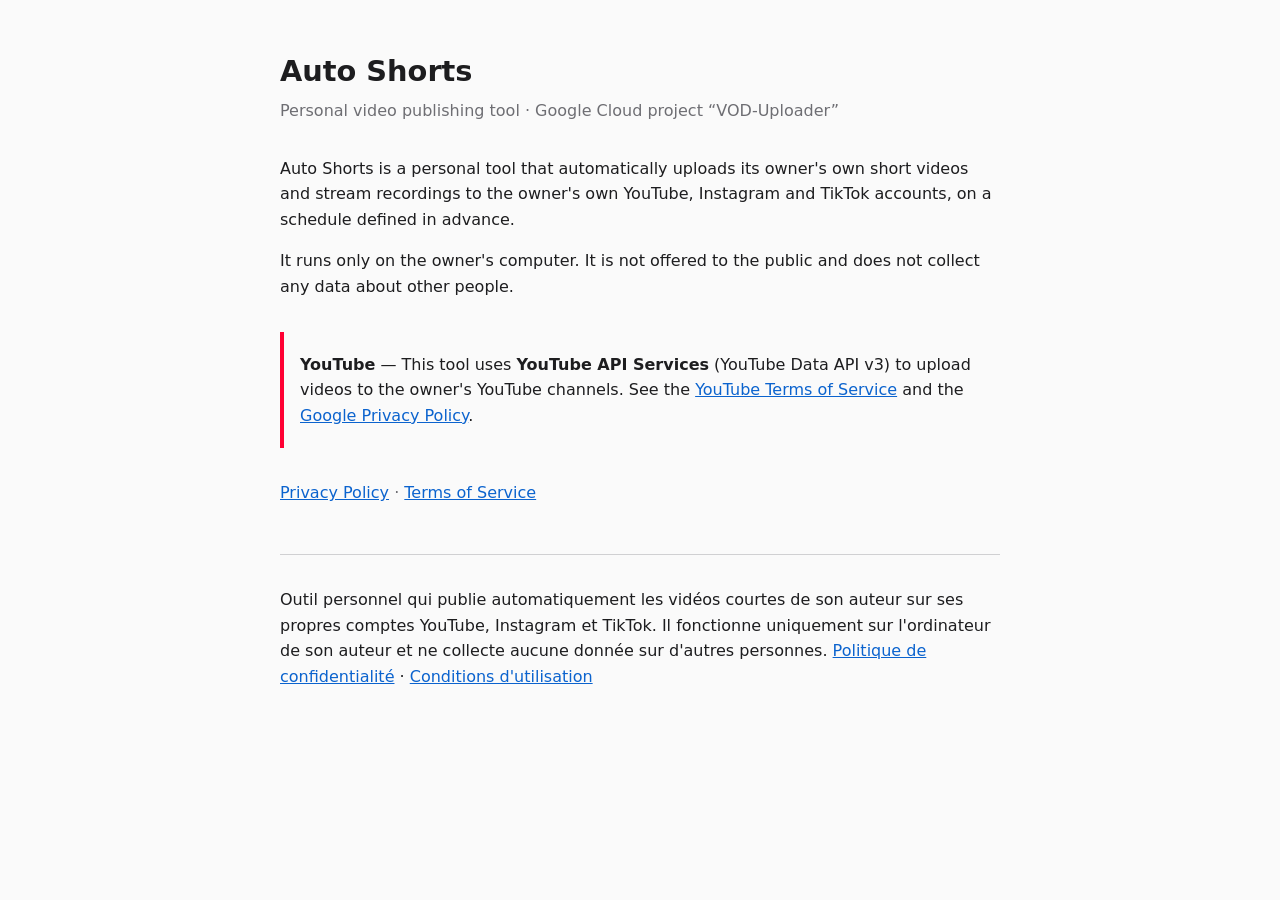
<file: index.html>
<!doctype html>
<html lang="en">
<head>
<meta charset="utf-8">
<meta name="viewport" content="width=device-width, initial-scale=1">
<title>Auto Shorts</title>
<link rel="stylesheet" href="style.css">
</head>
<body>
<main>
  <h1>Auto Shorts</h1>
  <p class="maj">Personal video publishing tool · Google Cloud project “VOD-Uploader”</p>

  <p>Auto Shorts is a personal tool that automatically uploads its owner's own short videos
  and stream recordings to the owner's own YouTube, Instagram and TikTok accounts, on a
  schedule defined in advance.</p>

  <p>It runs only on the owner's computer. It is not offered to the public and does not
  collect any data about other people.</p>

  <div class="youtube">
    <p><strong>YouTube</strong> — This tool uses <strong>YouTube API Services</strong>
    (YouTube Data API v3) to upload videos to the owner's YouTube channels.
    See the <a href="https://www.youtube.com/t/terms">YouTube Terms of Service</a> and the
    <a href="https://policies.google.com/privacy">Google Privacy Policy</a>.</p>
  </div>

  <nav>
    <a href="privacy.html">Privacy Policy</a> ·
    <a href="terms.html">Terms of Service</a>
  </nav>

  <hr>

  <p lang="fr">Outil personnel qui publie automatiquement les vidéos courtes de son auteur
  sur ses propres comptes YouTube, Instagram et TikTok. Il fonctionne uniquement sur
  l'ordinateur de son auteur et ne collecte aucune donnée sur d'autres personnes.
  <a href="privacy.html#fr">Politique de confidentialité</a> ·
  <a href="terms.html#fr">Conditions d'utilisation</a></p>
</main>
</body>
</html>
</file>
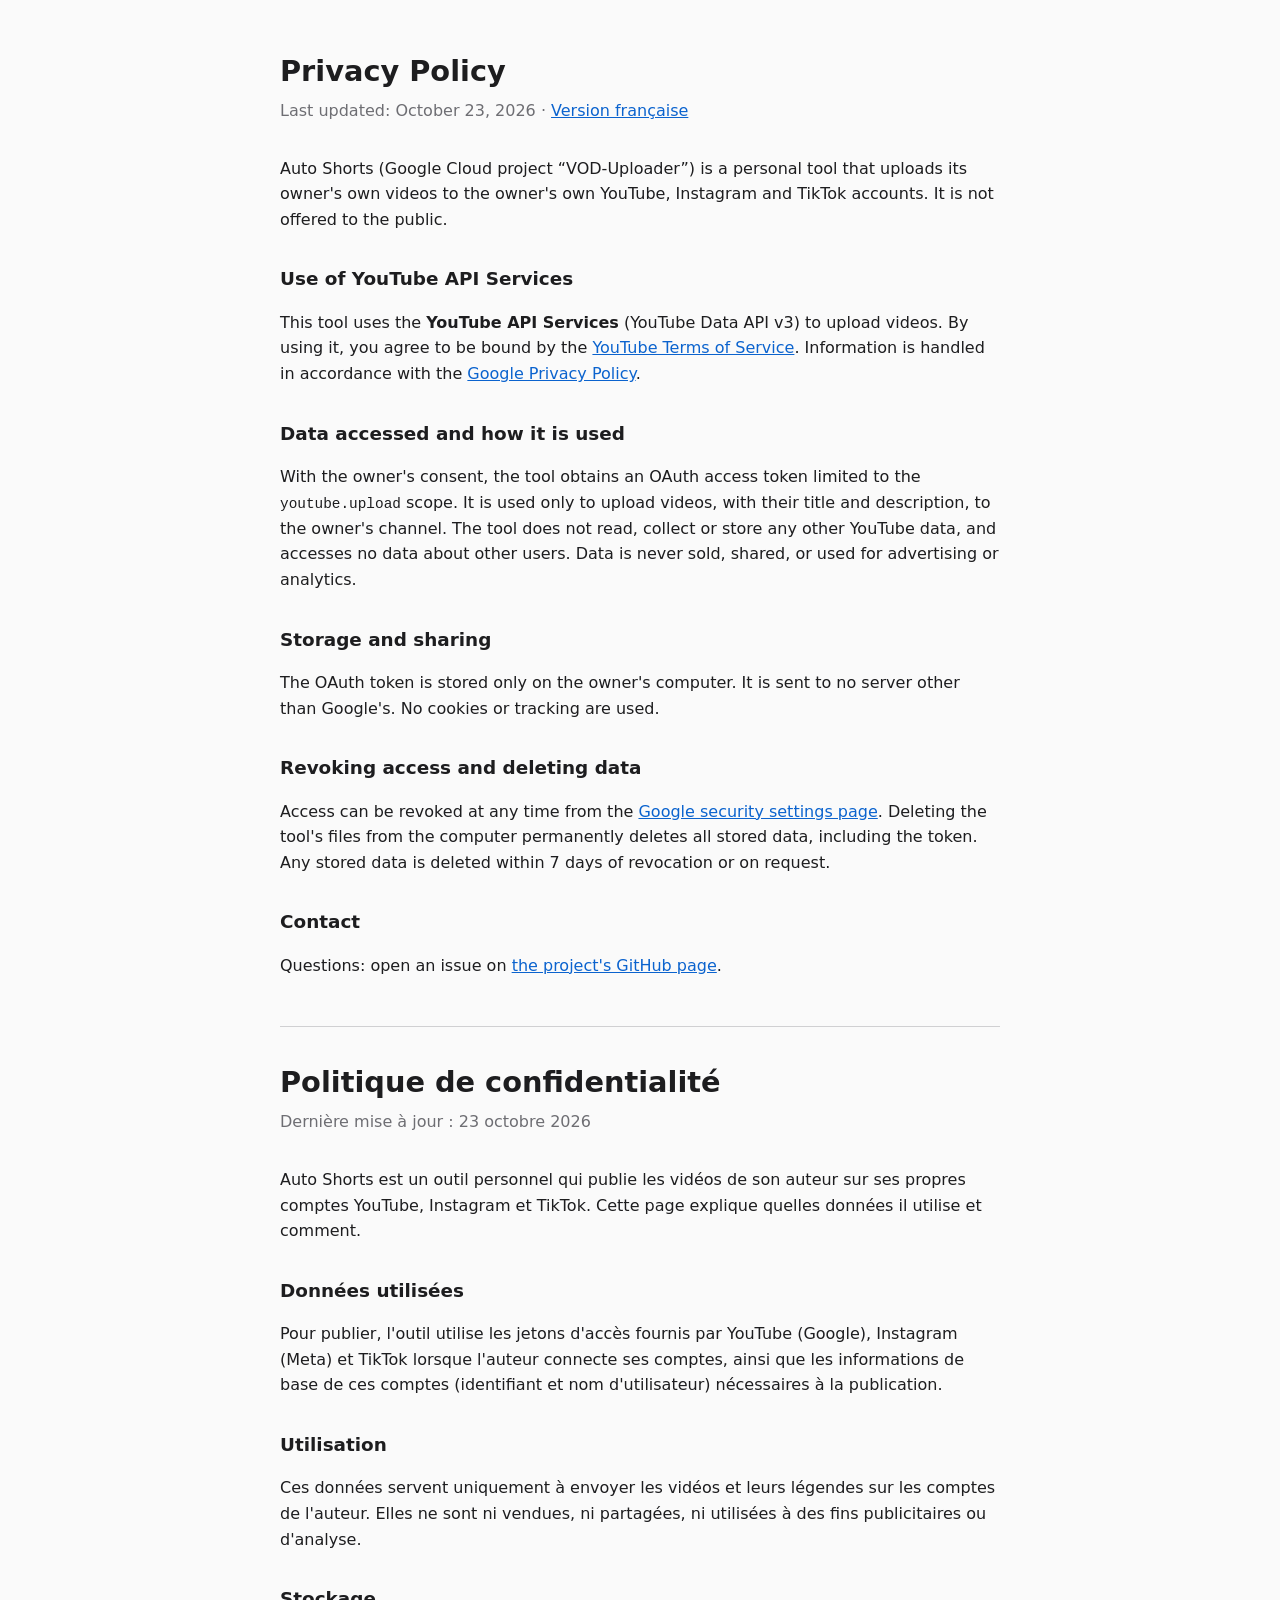
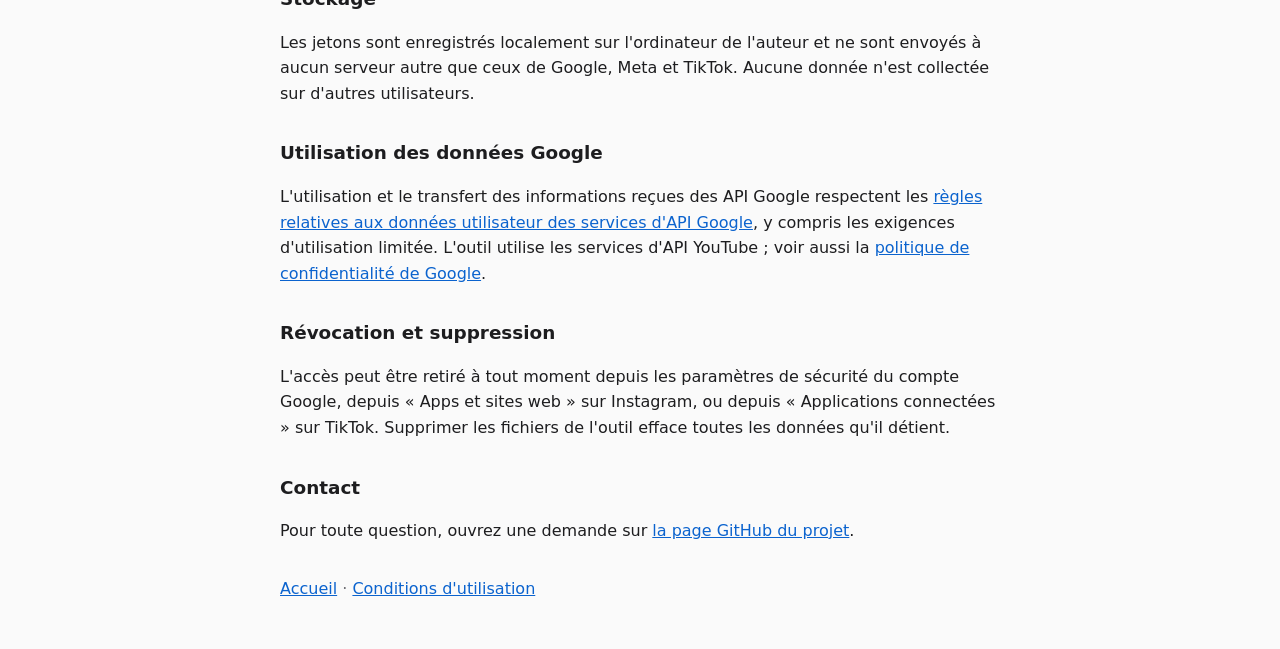
<file: privacy.html>
<!doctype html>
<html lang="fr">
<head>
<meta charset="utf-8">
<meta name="viewport" content="width=device-width, initial-scale=1">
<title>Confidentialité – Auto Shorts</title>
<link rel="stylesheet" href="style.css">
</head>
<body>
<main>
  <h1>Privacy Policy</h1>
  <p class="maj">Last updated: October 23, 2026 · <a href="#fr">Version française</a></p>

  <p>Auto Shorts (Google Cloud project “VOD-Uploader”) is a personal tool that uploads
  its owner's own videos to the owner's own YouTube, Instagram and TikTok accounts.
  It is not offered to the public.</p>

  <h2>Use of YouTube API Services</h2>
  <p>This tool uses the <strong>YouTube API Services</strong> (YouTube Data API v3) to
  upload videos. By using it, you agree to be bound by the
  <a href="https://www.youtube.com/t/terms">YouTube Terms of Service</a>.
  Information is handled in accordance with the
  <a href="https://policies.google.com/privacy">Google Privacy Policy</a>.</p>

  <h2>Data accessed and how it is used</h2>
  <p>With the owner's consent, the tool obtains an OAuth access token limited to the
  <code>youtube.upload</code> scope. It is used only to upload videos, with their title
  and description, to the owner's channel. The tool does not read, collect or store any
  other YouTube data, and accesses no data about other users. Data is never sold,
  shared, or used for advertising or analytics.</p>

  <h2>Storage and sharing</h2>
  <p>The OAuth token is stored only on the owner's computer. It is sent to no server
  other than Google's. No cookies or tracking are used.</p>

  <h2>Revoking access and deleting data</h2>
  <p>Access can be revoked at any time from the
  <a href="https://myaccount.google.com/permissions">Google security settings page</a>.
  Deleting the tool's files from the computer permanently deletes all stored data,
  including the token. Any stored data is deleted within 7 days of revocation or on
  request.</p>

  <h2>Contact</h2>
  <p>Questions: open an issue on
  <a href="https://github.com/cielrose-lunettesbleues/auto-shorts/issues">the project's GitHub page</a>.</p>

  <hr>

  <h1 id="fr">Politique de confidentialité</h1>
  <p class="maj">Dernière mise à jour : 23 octobre 2026</p>

  <p>Auto Shorts est un outil personnel qui publie les vidéos de son auteur sur ses
  propres comptes YouTube, Instagram et TikTok. Cette page explique quelles données
  il utilise et comment.</p>

  <h2>Données utilisées</h2>
  <p>Pour publier, l'outil utilise les jetons d'accès fournis par YouTube (Google),
  Instagram (Meta) et TikTok lorsque l'auteur connecte ses comptes, ainsi que les
  informations de base de ces comptes (identifiant et nom d'utilisateur) nécessaires
  à la publication.</p>

  <h2>Utilisation</h2>
  <p>Ces données servent uniquement à envoyer les vidéos et leurs légendes sur les
  comptes de l'auteur. Elles ne sont ni vendues, ni partagées, ni utilisées à des fins
  publicitaires ou d'analyse.</p>

  <h2>Stockage</h2>
  <p>Les jetons sont enregistrés localement sur l'ordinateur de l'auteur et ne sont
  envoyés à aucun serveur autre que ceux de Google, Meta et TikTok. Aucune donnée
  n'est collectée sur d'autres utilisateurs.</p>

  <h2>Utilisation des données Google</h2>
  <p>L'utilisation et le transfert des informations reçues des API Google respectent
  les <a href="https://developers.google.com/terms/api-services-user-data-policy">règles
  relatives aux données utilisateur des services d'API Google</a>, y compris les
  exigences d'utilisation limitée. L'outil utilise les services d'API YouTube ;
  voir aussi la <a href="https://policies.google.com/privacy">politique de
  confidentialité de Google</a>.</p>

  <h2>Révocation et suppression</h2>
  <p>L'accès peut être retiré à tout moment depuis les paramètres de sécurité du compte
  Google, depuis « Apps et sites web » sur Instagram, ou depuis « Applications
  connectées » sur TikTok. Supprimer les fichiers de l'outil efface toutes les données
  qu'il détient.</p>

  <h2>Contact</h2>
  <p>Pour toute question, ouvrez une demande sur
  <a href="https://github.com/cielrose-lunettesbleues/auto-shorts/issues">la page GitHub du projet</a>.</p>

  <nav><a href="index.html">Accueil</a> · <a href="terms.html">Conditions d'utilisation</a></nav>
</main>
</body>
</html>
</file>
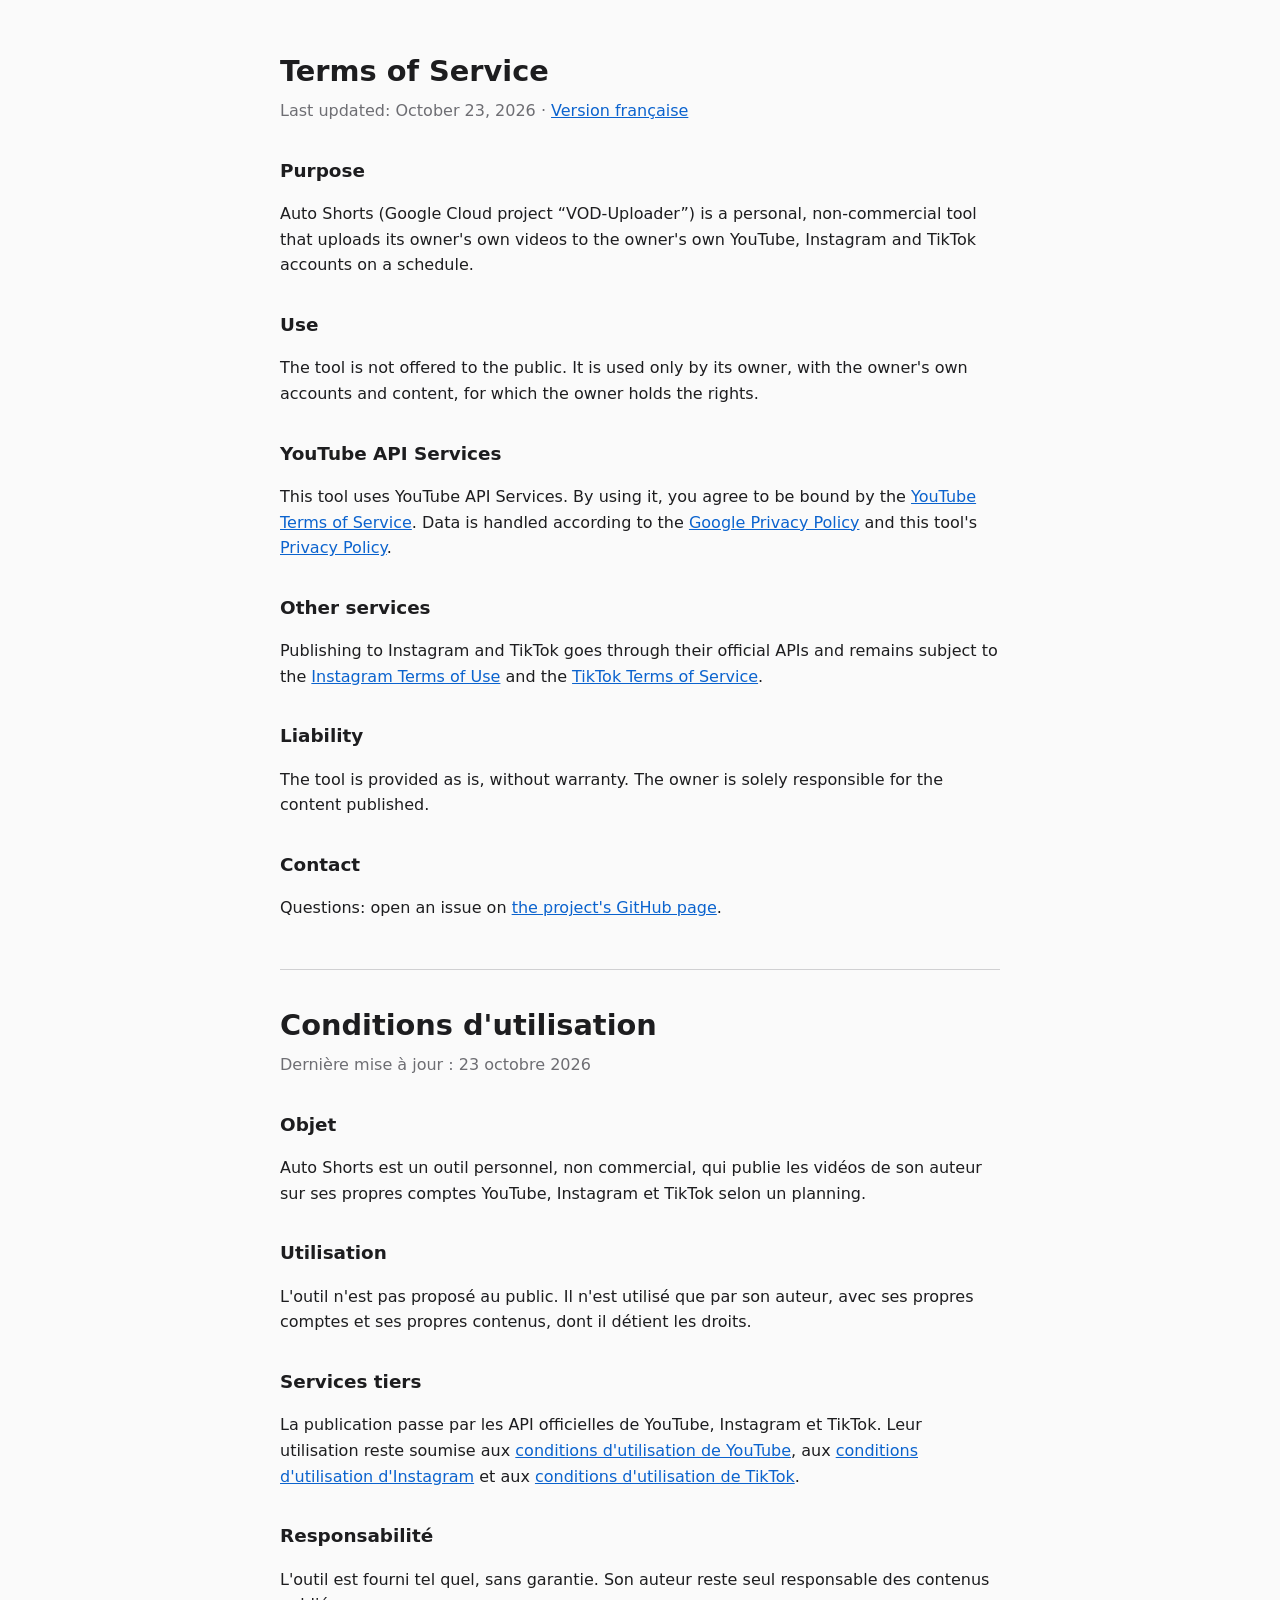
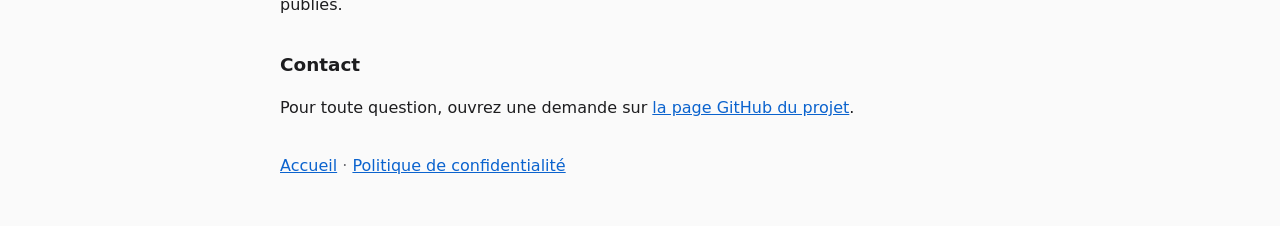
<file: terms.html>
<!doctype html>
<html lang="fr">
<head>
<meta charset="utf-8">
<meta name="viewport" content="width=device-width, initial-scale=1">
<title>Conditions – Auto Shorts</title>
<link rel="stylesheet" href="style.css">
</head>
<body>
<main>
  <h1>Terms of Service</h1>
  <p class="maj">Last updated: October 23, 2026 · <a href="#fr">Version française</a></p>

  <h2>Purpose</h2>
  <p>Auto Shorts (Google Cloud project “VOD-Uploader”) is a personal, non-commercial tool
  that uploads its owner's own videos to the owner's own YouTube, Instagram and TikTok
  accounts on a schedule.</p>

  <h2>Use</h2>
  <p>The tool is not offered to the public. It is used only by its owner, with the owner's
  own accounts and content, for which the owner holds the rights.</p>

  <h2>YouTube API Services</h2>
  <p>This tool uses YouTube API Services. By using it, you agree to be bound by the
  <a href="https://www.youtube.com/t/terms">YouTube Terms of Service</a>. Data is handled
  according to the <a href="https://policies.google.com/privacy">Google Privacy Policy</a>
  and this tool's <a href="privacy.html">Privacy Policy</a>.</p>

  <h2>Other services</h2>
  <p>Publishing to Instagram and TikTok goes through their official APIs and remains subject
  to the <a href="https://help.instagram.com/581066165581870">Instagram Terms of Use</a> and
  the <a href="https://www.tiktok.com/legal/page/eea/terms-of-service/en">TikTok Terms of Service</a>.</p>

  <h2>Liability</h2>
  <p>The tool is provided as is, without warranty. The owner is solely responsible for the
  content published.</p>

  <h2>Contact</h2>
  <p>Questions: open an issue on
  <a href="https://github.com/cielrose-lunettesbleues/auto-shorts/issues">the project's GitHub page</a>.</p>

  <hr>

  <h1 id="fr">Conditions d'utilisation</h1>
  <p class="maj">Dernière mise à jour : 23 octobre 2026</p>

  <h2>Objet</h2>
  <p>Auto Shorts est un outil personnel, non commercial, qui publie les vidéos de son
  auteur sur ses propres comptes YouTube, Instagram et TikTok selon un planning.</p>

  <h2>Utilisation</h2>
  <p>L'outil n'est pas proposé au public. Il n'est utilisé que par son auteur, avec ses
  propres comptes et ses propres contenus, dont il détient les droits.</p>

  <h2>Services tiers</h2>
  <p>La publication passe par les API officielles de YouTube, Instagram et TikTok.
  Leur utilisation reste soumise aux
  <a href="https://www.youtube.com/t/terms">conditions d'utilisation de YouTube</a>,
  aux <a href="https://help.instagram.com/581066165581870">conditions d'utilisation
  d'Instagram</a> et aux
  <a href="https://www.tiktok.com/legal/page/eea/terms-of-service/fr">conditions
  d'utilisation de TikTok</a>.</p>

  <h2>Responsabilité</h2>
  <p>L'outil est fourni tel quel, sans garantie. Son auteur reste seul responsable des
  contenus publiés.</p>

  <h2>Contact</h2>
  <p>Pour toute question, ouvrez une demande sur
  <a href="https://github.com/cielrose-lunettesbleues/auto-shorts/issues">la page GitHub du projet</a>.</p>

  <nav><a href="index.html">Accueil</a> · <a href="privacy.html">Politique de confidentialité</a></nav>
</main>
</body>
</html>
</file>
<file: style.css>
:root { --fond: #fafafa; --texte: #1d1d1f; --doux: #6e6e73; --lien: #0b63ce; }
@media (prefers-color-scheme: dark) {
  :root { --fond: #161618; --texte: #f2f2f2; --doux: #a1a1a6; --lien: #6cb2ff; }
}
body { margin: 0; background: var(--fond); color: var(--texte);
  font: 16px/1.6 system-ui, -apple-system, "Segoe UI", sans-serif; }
main { max-width: 720px; margin: 0 auto; padding: 48px 16px; }
h1 { font-size: 1.8rem; margin: 0 0 4px; }
h2 { font-size: 1.15rem; margin-top: 2rem; }
.maj { color: var(--doux); margin: 0 0 2rem; }
a { color: var(--lien); }
nav { margin-top: 2rem; color: var(--doux); }
.youtube { border-left: 4px solid #ff0033; padding: 4px 16px; margin: 2rem 0; }
hr { border: none; border-top: 1px solid var(--doux); opacity: .3; margin: 3rem 0 2rem; }
code { font-size: .9em; }
</file>
